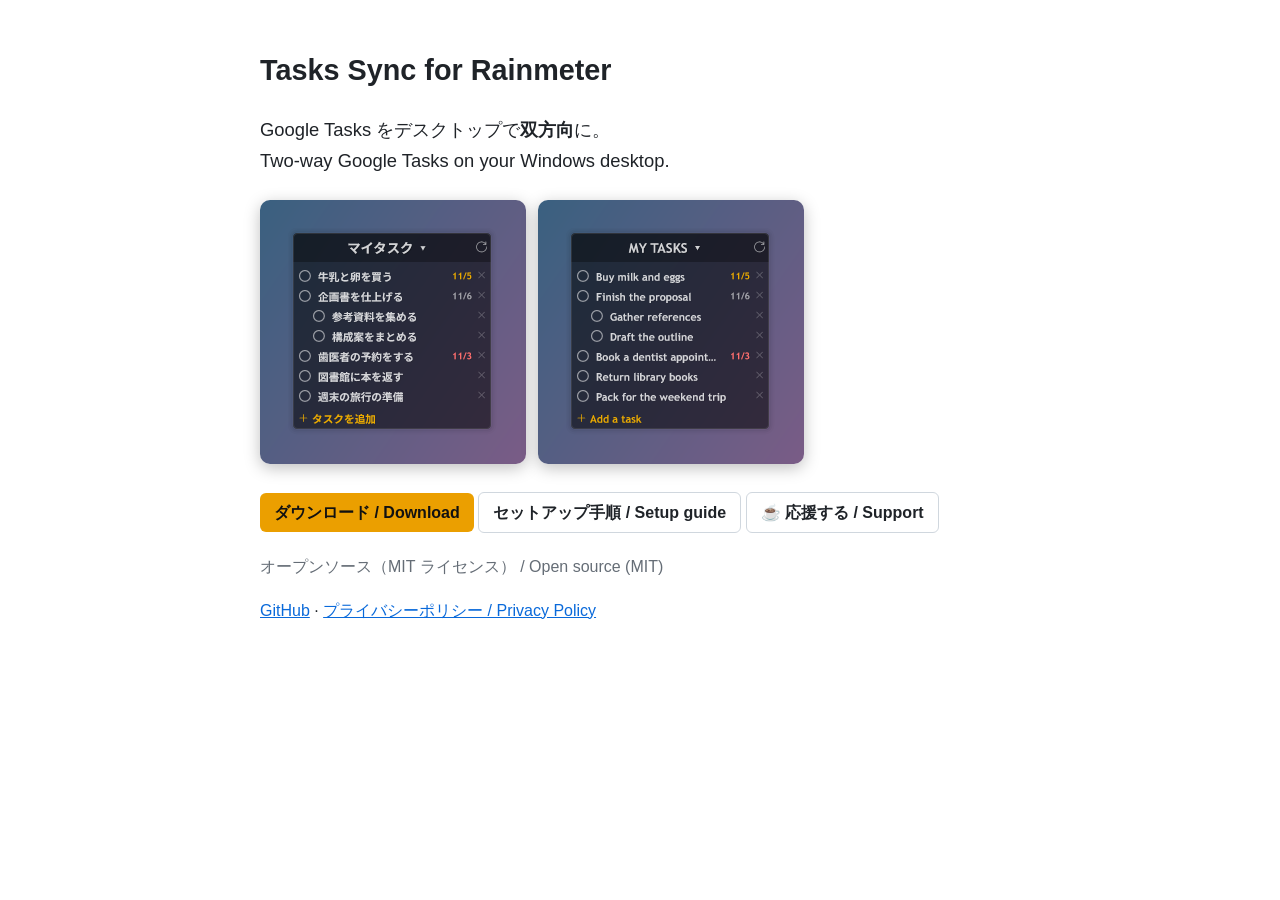
<file: docs/index.html>
<!doctype html>
<html lang="ja">
<head>
<meta charset="utf-8">
<meta name="viewport" content="width=device-width, initial-scale=1">
<title>Tasks Sync for Rainmeter</title>
<link rel="stylesheet" href="style.css">
</head>
<body>
<main>
<h1>Tasks Sync for Rainmeter</h1>
<p class="lead">Google Tasks をデスクトップで<strong>双方向</strong>に。<br>
<span lang="en">Two-way Google Tasks on your Windows desktop.</span></p>

<div class="shots">
<img src="screenshot-ja.png" width="266" height="264" alt="Tasks Sync のスクリーンショット（日本語）">
<img src="screenshot-en.png" width="266" height="264" alt="Tasks Sync screenshot (English)">
</div>

<p>
<a class="btn" href="https://github.com/atsushi4649/tasks-sync-rainmeter/releases/latest">ダウンロード / Download</a>
<a class="btn secondary" href="setup.html">セットアップ手順 / Setup guide</a>
<a class="btn secondary" href="https://ko-fi.com/atsushi4649" target="_blank">☕ 応援する / Support</a>
</p>

<p class="muted">オープンソース（MIT ライセンス） / Open source (MIT)</p>

<p>
<a href="https://github.com/atsushi4649/tasks-sync-rainmeter">GitHub</a> ·
<a href="privacy.html">プライバシーポリシー / Privacy Policy</a>
</p>
</main>
</body>
</html>
</file>
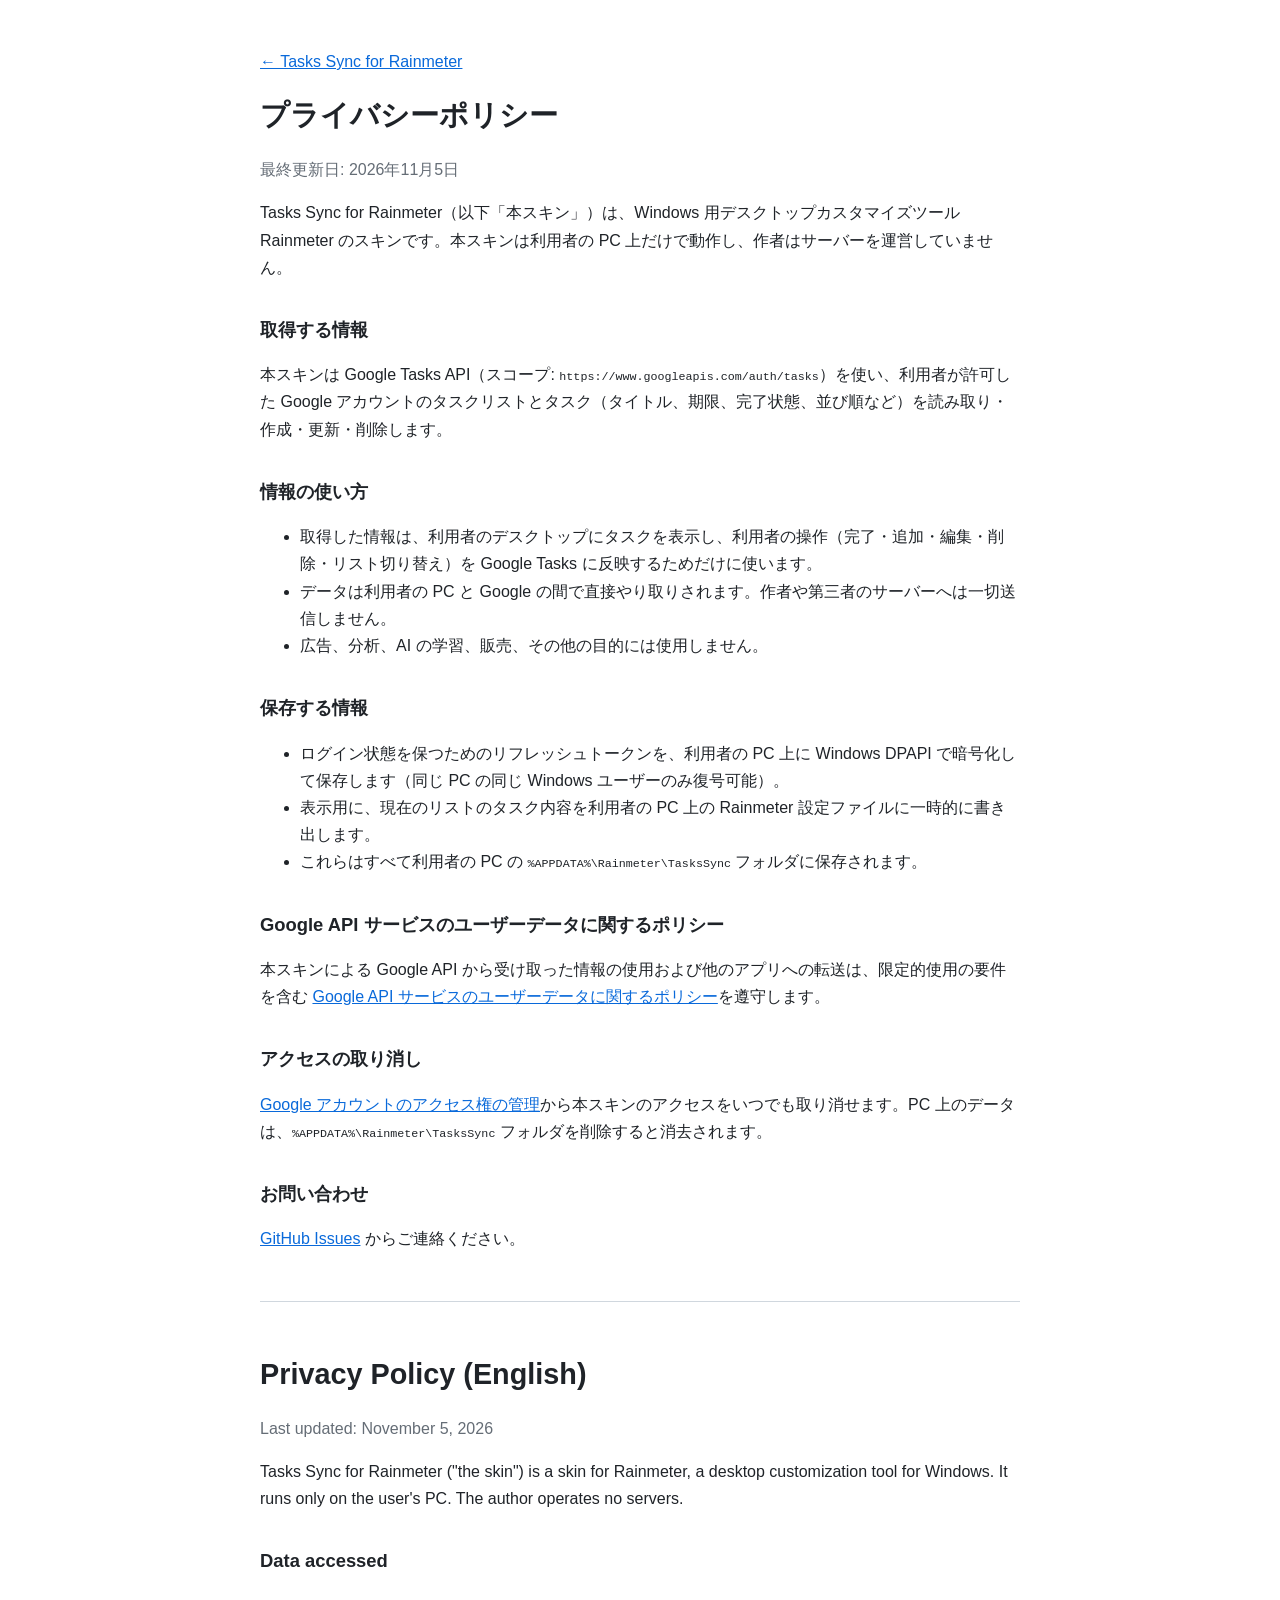
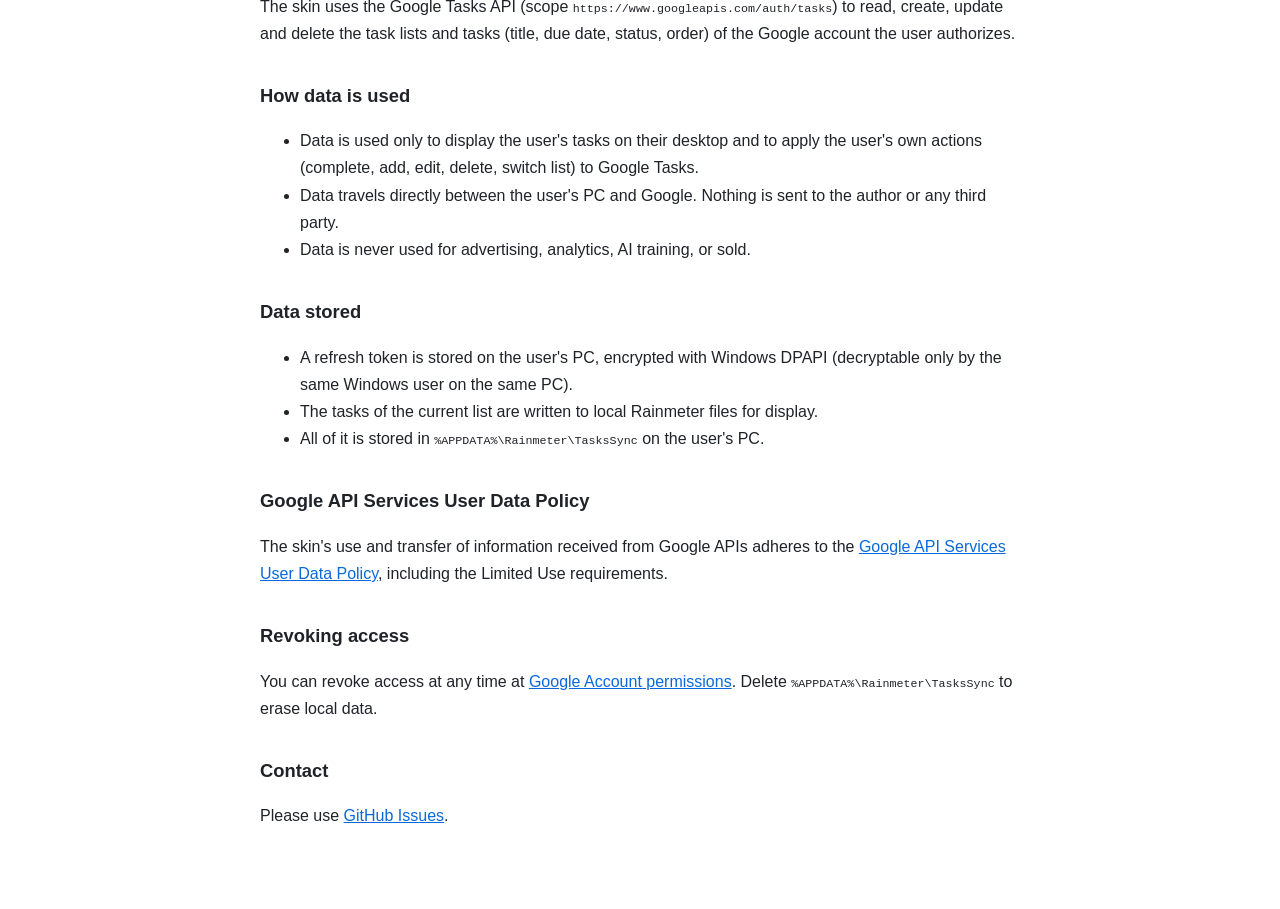
<file: docs/privacy.html>
<!doctype html>
<html lang="ja">
<head>
<meta charset="utf-8">
<meta name="viewport" content="width=device-width, initial-scale=1">
<title>Privacy Policy - Tasks Sync for Rainmeter</title>
<link rel="stylesheet" href="style.css">
</head>
<body>
<main>
<p><a href="./">← Tasks Sync for Rainmeter</a></p>

<h1>プライバシーポリシー</h1>
<p class="muted">最終更新日: 2026年11月5日</p>

<p>Tasks Sync for Rainmeter（以下「本スキン」）は、Windows 用デスクトップカスタマイズツール Rainmeter のスキンです。本スキンは利用者の PC 上だけで動作し、作者はサーバーを運営していません。</p>

<h2>取得する情報</h2>
<p>本スキンは Google Tasks API（スコープ: <code>https://www.googleapis.com/auth/tasks</code>）を使い、利用者が許可した Google アカウントのタスクリストとタスク（タイトル、期限、完了状態、並び順など）を読み取り・作成・更新・削除します。</p>

<h2>情報の使い方</h2>
<ul>
<li>取得した情報は、利用者のデスクトップにタスクを表示し、利用者の操作（完了・追加・編集・削除・リスト切り替え）を Google Tasks に反映するためだけに使います。</li>
<li>データは利用者の PC と Google の間で直接やり取りされます。作者や第三者のサーバーへは一切送信しません。</li>
<li>広告、分析、AI の学習、販売、その他の目的には使用しません。</li>
</ul>

<h2>保存する情報</h2>
<ul>
<li>ログイン状態を保つためのリフレッシュトークンを、利用者の PC 上に Windows DPAPI で暗号化して保存します（同じ PC の同じ Windows ユーザーのみ復号可能）。</li>
<li>表示用に、現在のリストのタスク内容を利用者の PC 上の Rainmeter 設定ファイルに一時的に書き出します。</li>
<li>これらはすべて利用者の PC の <code>%APPDATA%\Rainmeter\TasksSync</code> フォルダに保存されます。</li>
</ul>

<h2>Google API サービスのユーザーデータに関するポリシー</h2>
<p>本スキンによる Google API から受け取った情報の使用および他のアプリへの転送は、限定的使用の要件を含む <a href="https://developers.google.com/terms/api-services-user-data-policy">Google API サービスのユーザーデータに関するポリシー</a>を遵守します。</p>

<h2>アクセスの取り消し</h2>
<p><a href="https://myaccount.google.com/permissions">Google アカウントのアクセス権の管理</a>から本スキンのアクセスをいつでも取り消せます。PC 上のデータは、<code>%APPDATA%\Rainmeter\TasksSync</code> フォルダを削除すると消去されます。</p>

<h2>お問い合わせ</h2>
<p><a href="https://github.com/atsushi4649/tasks-sync-rainmeter/issues">GitHub Issues</a> からご連絡ください。</p>

<hr>

<h1 lang="en">Privacy Policy (English)</h1>
<p class="muted">Last updated: November 5, 2026</p>
<div lang="en">
<p>Tasks Sync for Rainmeter ("the skin") is a skin for Rainmeter, a desktop customization tool for Windows. It runs only on the user's PC. The author operates no servers.</p>
<h2>Data accessed</h2>
<p>The skin uses the Google Tasks API (scope <code>https://www.googleapis.com/auth/tasks</code>) to read, create, update and delete the task lists and tasks (title, due date, status, order) of the Google account the user authorizes.</p>
<h2>How data is used</h2>
<ul>
<li>Data is used only to display the user's tasks on their desktop and to apply the user's own actions (complete, add, edit, delete, switch list) to Google Tasks.</li>
<li>Data travels directly between the user's PC and Google. Nothing is sent to the author or any third party.</li>
<li>Data is never used for advertising, analytics, AI training, or sold.</li>
</ul>
<h2>Data stored</h2>
<ul>
<li>A refresh token is stored on the user's PC, encrypted with Windows DPAPI (decryptable only by the same Windows user on the same PC).</li>
<li>The tasks of the current list are written to local Rainmeter files for display.</li>
<li>All of it is stored in <code>%APPDATA%\Rainmeter\TasksSync</code> on the user's PC.</li>
</ul>
<h2>Google API Services User Data Policy</h2>
<p>The skin's use and transfer of information received from Google APIs adheres to the <a href="https://developers.google.com/terms/api-services-user-data-policy">Google API Services User Data Policy</a>, including the Limited Use requirements.</p>
<h2>Revoking access</h2>
<p>You can revoke access at any time at <a href="https://myaccount.google.com/permissions">Google Account permissions</a>. Delete <code>%APPDATA%\Rainmeter\TasksSync</code> to erase local data.</p>
<h2>Contact</h2>
<p>Please use <a href="https://github.com/atsushi4649/tasks-sync-rainmeter/issues">GitHub Issues</a>.</p>
</div>
</main>
</body>
</html>
</file>
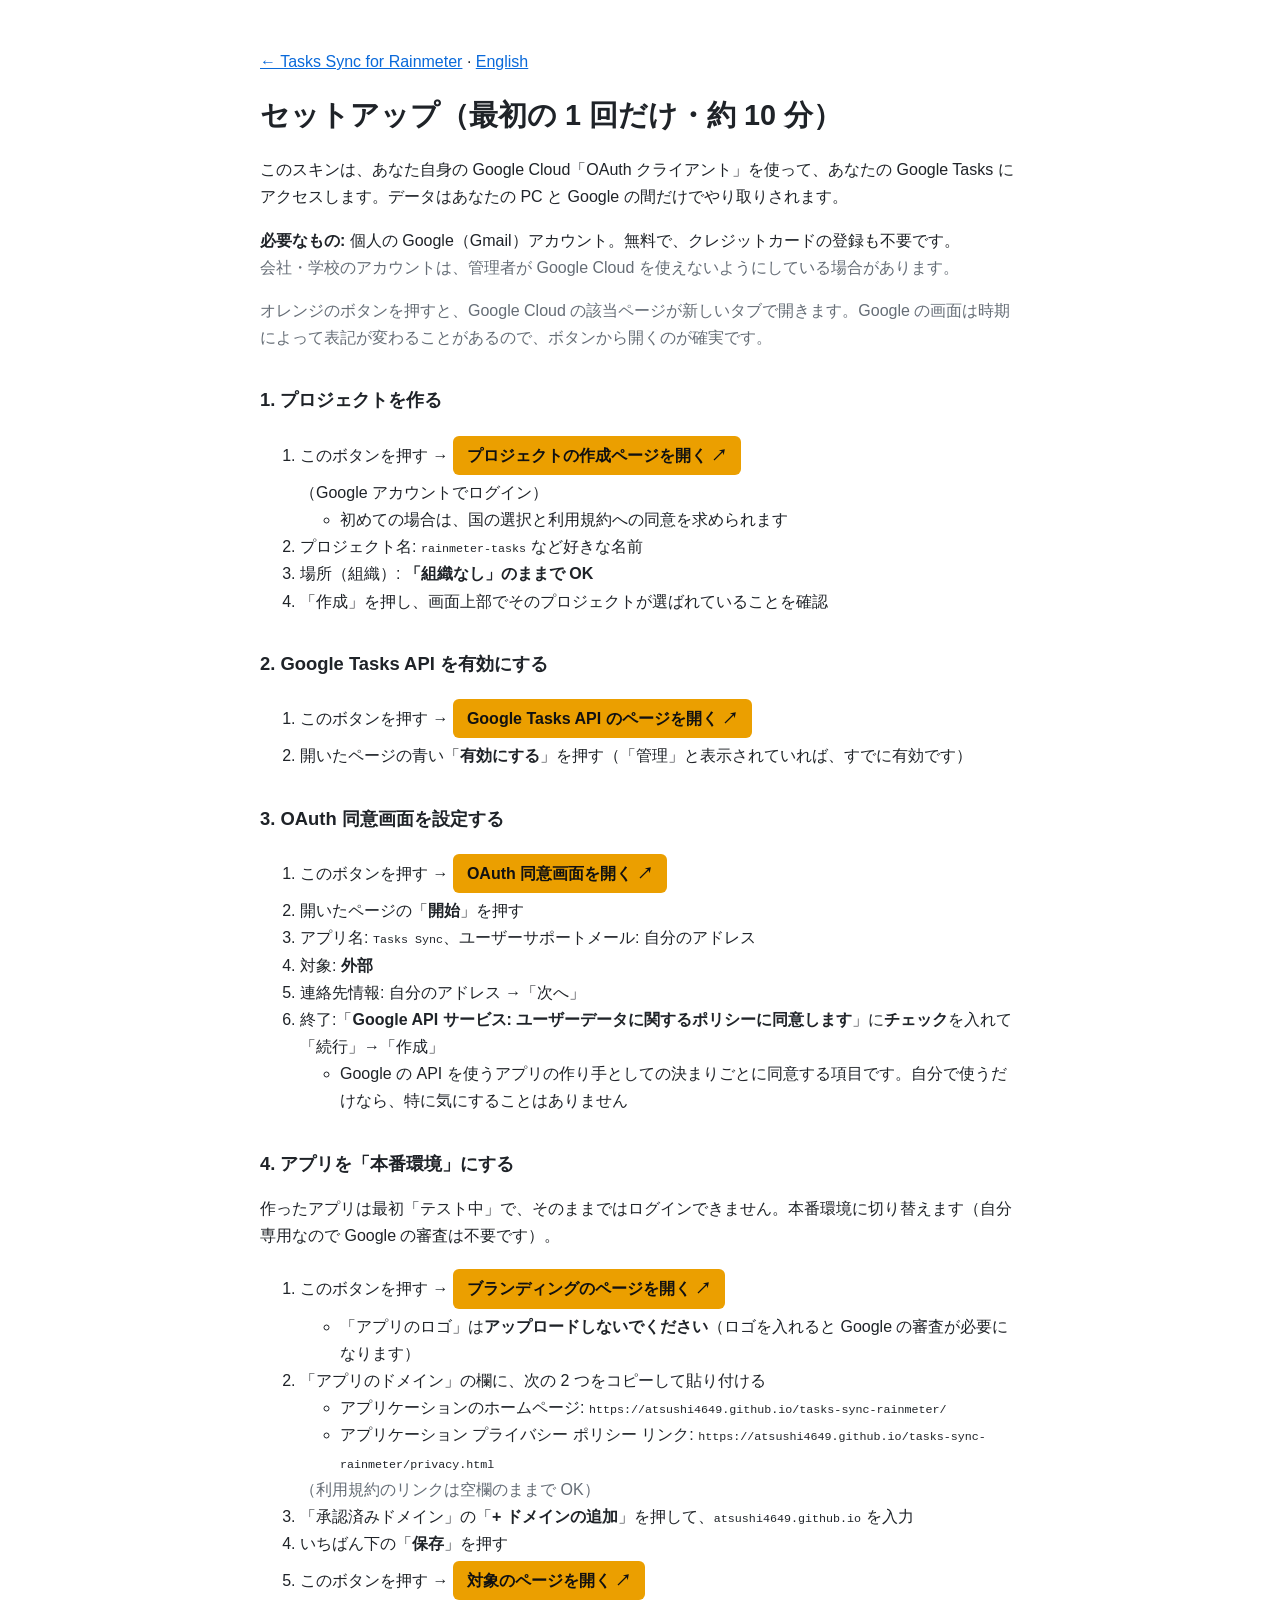
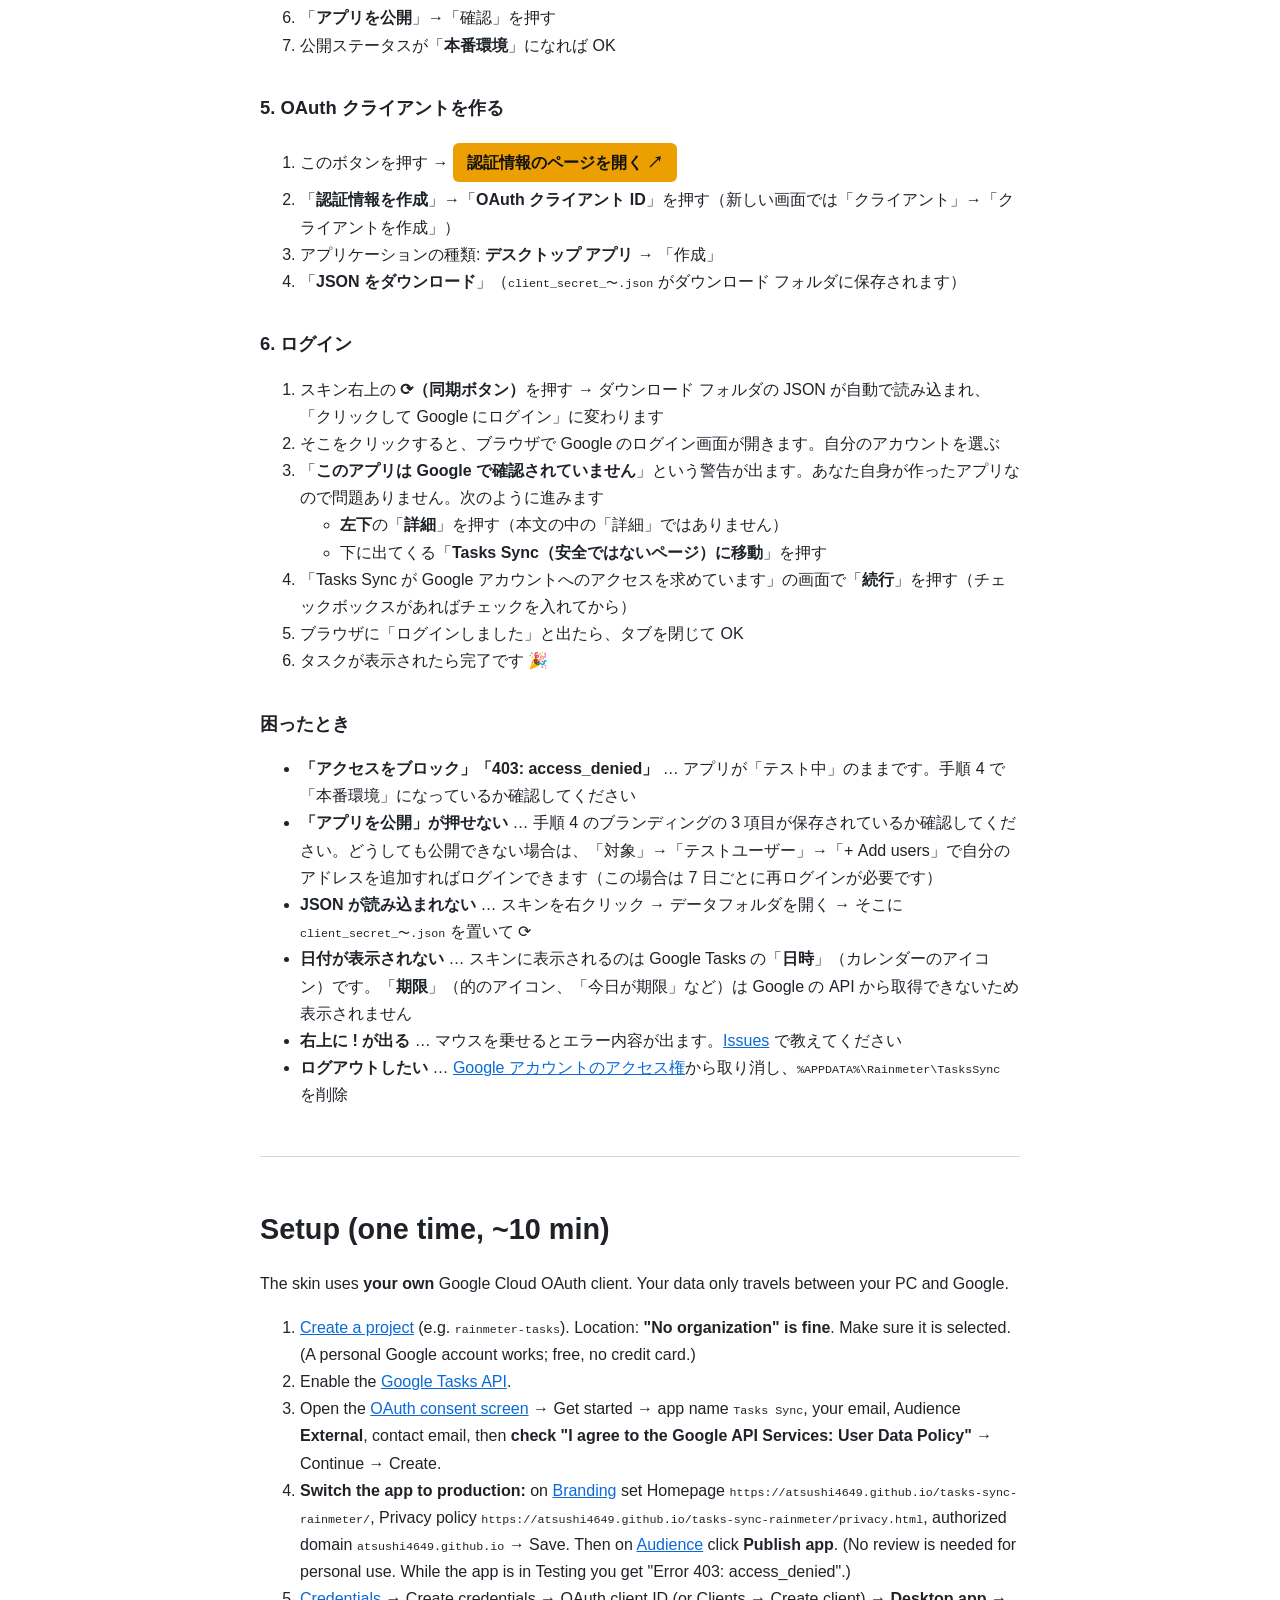
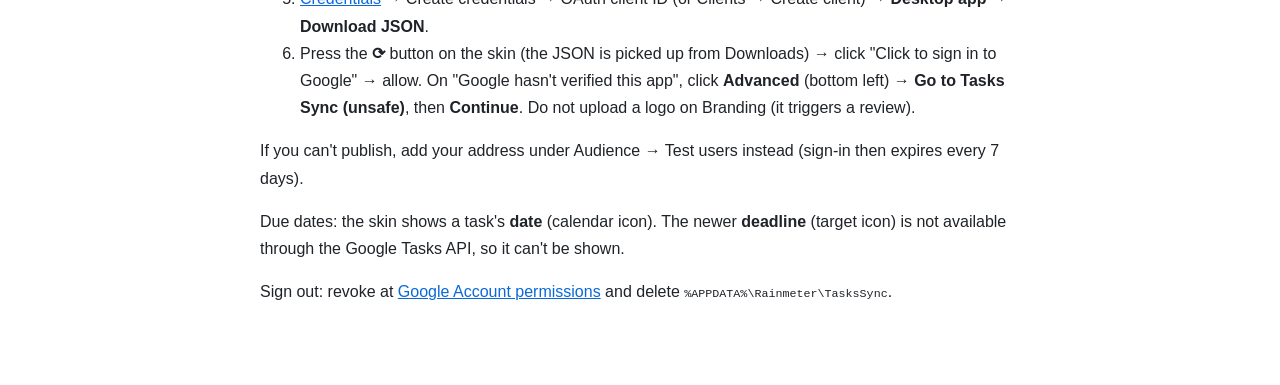
<file: docs/setup.html>
<!doctype html>
<html lang="ja">
<head>
<meta charset="utf-8">
<meta name="viewport" content="width=device-width, initial-scale=1">
<title>Setup - Tasks Sync for Rainmeter</title>
<link rel="stylesheet" href="style.css">
</head>
<body>
<main>
<p><a href="./">← Tasks Sync for Rainmeter</a> · <a href="#en">English</a></p>

<h1>セットアップ（最初の 1 回だけ・約 10 分）</h1>
<p>このスキンは、あなた自身の Google Cloud「OAuth クライアント」を使って、あなたの Google Tasks にアクセスします。データはあなたの PC と Google の間だけでやり取りされます。</p>
<p><strong>必要なもの:</strong> 個人の Google（Gmail）アカウント。無料で、クレジットカードの登録も不要です。<br>
<span class="muted">会社・学校のアカウントは、管理者が Google Cloud を使えないようにしている場合があります。</span></p>
<p class="muted">オレンジのボタンを押すと、Google Cloud の該当ページが新しいタブで開きます。Google の画面は時期によって表記が変わることがあるので、ボタンから開くのが確実です。</p>

<h2>1. プロジェクトを作る</h2>
<ol>
<li>このボタンを押す → <a class="btn" href="https://console.cloud.google.com/projectcreate" target="_blank">プロジェクトの作成ページを開く ↗</a><br>（Google アカウントでログイン）
  <ul><li>初めての場合は、国の選択と利用規約への同意を求められます</li></ul></li>
<li>プロジェクト名: <code>rainmeter-tasks</code> など好きな名前</li>
<li>場所（組織）: <strong>「組織なし」のままで OK</strong></li>
<li>「作成」を押し、画面上部でそのプロジェクトが選ばれていることを確認</li>
</ol>

<h2>2. Google Tasks API を有効にする</h2>
<ol>
<li>このボタンを押す → <a class="btn" href="https://console.cloud.google.com/apis/library/tasks.googleapis.com" target="_blank">Google Tasks API のページを開く ↗</a></li>
<li>開いたページの青い「<strong>有効にする</strong>」を押す（「管理」と表示されていれば、すでに有効です）</li>
</ol>

<h2>3. OAuth 同意画面を設定する</h2>
<ol>
<li>このボタンを押す → <a class="btn" href="https://console.cloud.google.com/apis/credentials/consent" target="_blank">OAuth 同意画面を開く ↗</a></li>
<li>開いたページの「<strong>開始</strong>」を押す</li>
<li>アプリ名: <code>Tasks Sync</code>、ユーザーサポートメール: 自分のアドレス</li>
<li>対象: <strong>外部</strong></li>
<li>連絡先情報: 自分のアドレス →「次へ」</li>
<li>終了:「<strong>Google API サービス: ユーザーデータに関するポリシーに同意します</strong>」に<strong>チェック</strong>を入れて「続行」→「作成」
  <ul><li>Google の API を使うアプリの作り手としての決まりごとに同意する項目です。自分で使うだけなら、特に気にすることはありません</li></ul></li>
</ol>

<h2>4. アプリを「本番環境」にする</h2>
<p>作ったアプリは最初「テスト中」で、そのままではログインできません。本番環境に切り替えます（自分専用なので Google の審査は不要です）。</p>
<ol>
<li>このボタンを押す → <a class="btn" href="https://console.cloud.google.com/auth/branding" target="_blank">ブランディングのページを開く ↗</a>
  <ul><li>「アプリのロゴ」は<strong>アップロードしないでください</strong>（ロゴを入れると Google の審査が必要になります）</li></ul></li>
<li>「アプリのドメイン」の欄に、次の 2 つをコピーして貼り付ける
  <ul>
  <li>アプリケーションのホームページ: <code>https://atsushi4649.github.io/tasks-sync-rainmeter/</code></li>
  <li>アプリケーション プライバシー ポリシー リンク: <code>https://atsushi4649.github.io/tasks-sync-rainmeter/privacy.html</code></li>
  </ul>
  <span class="muted">（利用規約のリンクは空欄のままで OK）</span></li>
<li>「承認済みドメイン」の「<strong>+ ドメインの追加</strong>」を押して、<code>atsushi4649.github.io</code> を入力</li>
<li>いちばん下の「<strong>保存</strong>」を押す</li>
<li>このボタンを押す → <a class="btn" href="https://console.cloud.google.com/auth/audience" target="_blank">対象のページを開く ↗</a></li>
<li>「<strong>アプリを公開</strong>」→「確認」を押す</li>
<li>公開ステータスが「<strong>本番環境</strong>」になれば OK</li>
</ol>
<h2>5. OAuth クライアントを作る</h2>
<ol>
<li>このボタンを押す → <a class="btn" href="https://console.cloud.google.com/apis/credentials" target="_blank">認証情報のページを開く ↗</a></li>
<li>「<strong>認証情報を作成</strong>」→「<strong>OAuth クライアント ID</strong>」を押す（新しい画面では「クライアント」→「クライアントを作成」）</li>
<li>アプリケーションの種類: <strong>デスクトップ アプリ</strong> → 「作成」</li>
<li>「<strong>JSON をダウンロード</strong>」（<code>client_secret_〜.json</code> がダウンロード フォルダに保存されます）</li>
</ol>

<h2>6. ログイン</h2>
<ol>
<li>スキン右上の <strong>⟳（同期ボタン）</strong>を押す → ダウンロード フォルダの JSON が自動で読み込まれ、「クリックして Google にログイン」に変わります</li>
<li>そこをクリックすると、ブラウザで Google のログイン画面が開きます。自分のアカウントを選ぶ</li>
<li>「<strong>このアプリは Google で確認されていません</strong>」という警告が出ます。あなた自身が作ったアプリなので問題ありません。次のように進みます
  <ul>
  <li><strong>左下</strong>の「<strong>詳細</strong>」を押す（本文の中の「詳細」ではありません）</li>
  <li>下に出てくる「<strong>Tasks Sync（安全ではないページ）に移動</strong>」を押す</li>
  </ul></li>
<li>「Tasks Sync が Google アカウントへのアクセスを求めています」の画面で「<strong>続行</strong>」を押す（チェックボックスがあればチェックを入れてから）</li>
<li>ブラウザに「ログインしました」と出たら、タブを閉じて OK</li>
<li>タスクが表示されたら完了です 🎉</li>
</ol>

<h2>困ったとき</h2>
<ul>
<li><strong>「アクセスをブロック」「403: access_denied」</strong> … アプリが「テスト中」のままです。手順 4 で「本番環境」になっているか確認してください</li>
<li><strong>「アプリを公開」が押せない</strong> … 手順 4 のブランディングの 3 項目が保存されているか確認してください。どうしても公開できない場合は、「対象」→「テストユーザー」→「+ Add users」で自分のアドレスを追加すればログインできます（この場合は 7 日ごとに再ログインが必要です）</li>
<li><strong>JSON が読み込まれない</strong> … スキンを右クリック → データフォルダを開く → そこに <code>client_secret_〜.json</code> を置いて ⟳</li>
<li><strong>日付が表示されない</strong> … スキンに表示されるのは Google Tasks の「<strong>日時</strong>」（カレンダーのアイコン）です。「<strong>期限</strong>」（的のアイコン、「今日が期限」など）は Google の API から取得できないため表示されません</li>
<li><strong>右上に ! が出る</strong> … マウスを乗せるとエラー内容が出ます。<a href="https://github.com/atsushi4649/tasks-sync-rainmeter/issues">Issues</a> で教えてください</li>
<li><strong>ログアウトしたい</strong> … <a href="https://myaccount.google.com/permissions">Google アカウントのアクセス権</a>から取り消し、<code>%APPDATA%\Rainmeter\TasksSync</code> を削除</li>
</ul>

<hr>

<h1 id="en">Setup (one time, ~10 min)</h1>
<p>The skin uses <strong>your own</strong> Google Cloud OAuth client. Your data only travels between your PC and Google.</p>
<ol>
<li><a href="https://console.cloud.google.com/projectcreate" target="_blank">Create a project</a> (e.g. <code>rainmeter-tasks</code>). Location: <strong>"No organization" is fine</strong>. Make sure it is selected. (A personal Google account works; free, no credit card.)</li>
<li>Enable the <a href="https://console.cloud.google.com/apis/library/tasks.googleapis.com" target="_blank">Google Tasks API</a>.</li>
<li>Open the <a href="https://console.cloud.google.com/apis/credentials/consent" target="_blank">OAuth consent screen</a> → Get started → app name <code>Tasks Sync</code>, your email, Audience <strong>External</strong>, contact email, then <strong>check "I agree to the Google API Services: User Data Policy"</strong> → Continue → Create.</li>
<li><strong>Switch the app to production:</strong> on <a href="https://console.cloud.google.com/auth/branding" target="_blank">Branding</a> set Homepage <code>https://atsushi4649.github.io/tasks-sync-rainmeter/</code>, Privacy policy <code>https://atsushi4649.github.io/tasks-sync-rainmeter/privacy.html</code>, authorized domain <code>atsushi4649.github.io</code> → Save. Then on <a href="https://console.cloud.google.com/auth/audience" target="_blank">Audience</a> click <strong>Publish app</strong>. (No review is needed for personal use. While the app is in Testing you get "Error 403: access_denied".)</li>
<li><a href="https://console.cloud.google.com/apis/credentials" target="_blank">Credentials</a> → Create credentials → OAuth client ID (or Clients → Create client) → <strong>Desktop app</strong> → <strong>Download JSON</strong>.</li>
<li>Press the <strong>⟳</strong> button on the skin (the JSON is picked up from Downloads) → click "Click to sign in to Google" → allow. On "Google hasn't verified this app", click <strong>Advanced</strong> (bottom left) → <strong>Go to Tasks Sync (unsafe)</strong>, then <strong>Continue</strong>. Do not upload a logo on Branding (it triggers a review).</li>
</ol>
<p>If you can't publish, add your address under Audience → Test users instead (sign-in then expires every 7 days).</p><p>Due dates: the skin shows a task's <strong>date</strong> (calendar icon). The newer <strong>deadline</strong> (target icon) is not available through the Google Tasks API, so it can't be shown.</p>
<p>Sign out: revoke at <a href="https://myaccount.google.com/permissions">Google Account permissions</a> and delete <code>%APPDATA%\Rainmeter\TasksSync</code>.</p>
</main>
</body>
</html>
</file>
<file: docs/style.css>
:root { --bg: #ffffff; --fg: #1f2328; --muted: #656d76; --link: #0969da; --line: #d0d7de; }
@media (prefers-color-scheme: dark) {
  :root { --bg: #0d1117; --fg: #e6edf3; --muted: #8d96a0; --link: #4493f8; --line: #30363d; }
}
body { margin: 0; background: var(--bg); color: var(--fg);
  font-family: "Segoe UI", "Yu Gothic UI", "Hiragino Sans", sans-serif; line-height: 1.7; }
main { max-width: 760px; margin: 0 auto; padding: 32px 16px 64px; }
a { color: var(--link); }
h1 { font-size: 1.8rem; margin: 0.5em 0 0.3em; }
h2 { font-size: 1.15rem; margin-top: 1.8em; }
.lead { font-size: 1.15rem; }
.muted { color: var(--muted); }
code { font-size: 0.9em; }
hr { border: 0; border-top: 1px solid var(--line); margin: 48px 0; }
a.btn { display: inline-block; margin: 4px 0; padding: 6px 14px; border-radius: 6px;
  background: #eb9f00; color: #111; font-weight: 600; text-decoration: none; }
a.btn:hover { background: #ffb31a; }
a.btn.secondary { background: transparent; color: var(--fg); border: 1px solid var(--line); }
a.btn.secondary:hover { border-color: var(--muted); }
.shots { display: flex; flex-wrap: wrap; gap: 12px; margin: 24px 0; }
.shots img { max-width: 100%; height: auto; border-radius: 10px; box-shadow: 0 4px 16px rgba(0,0,0,.25); }
</file>
